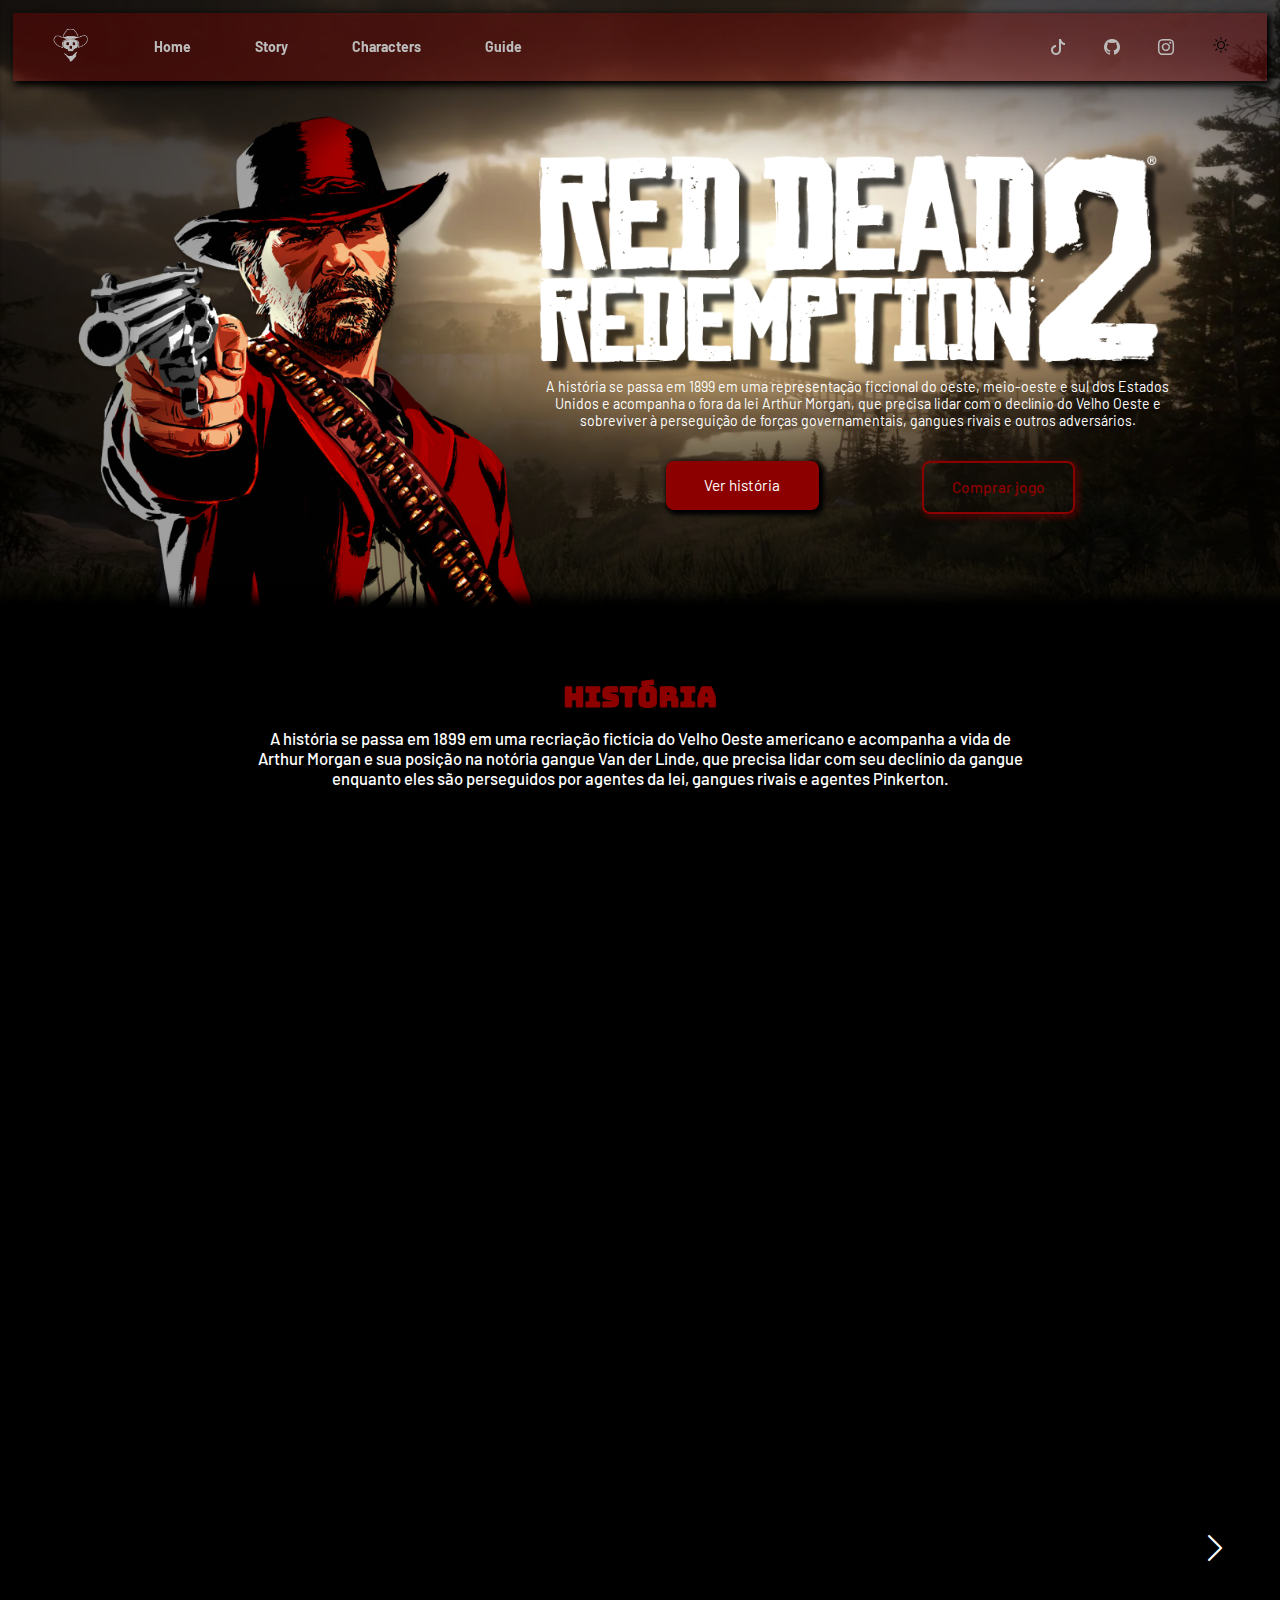
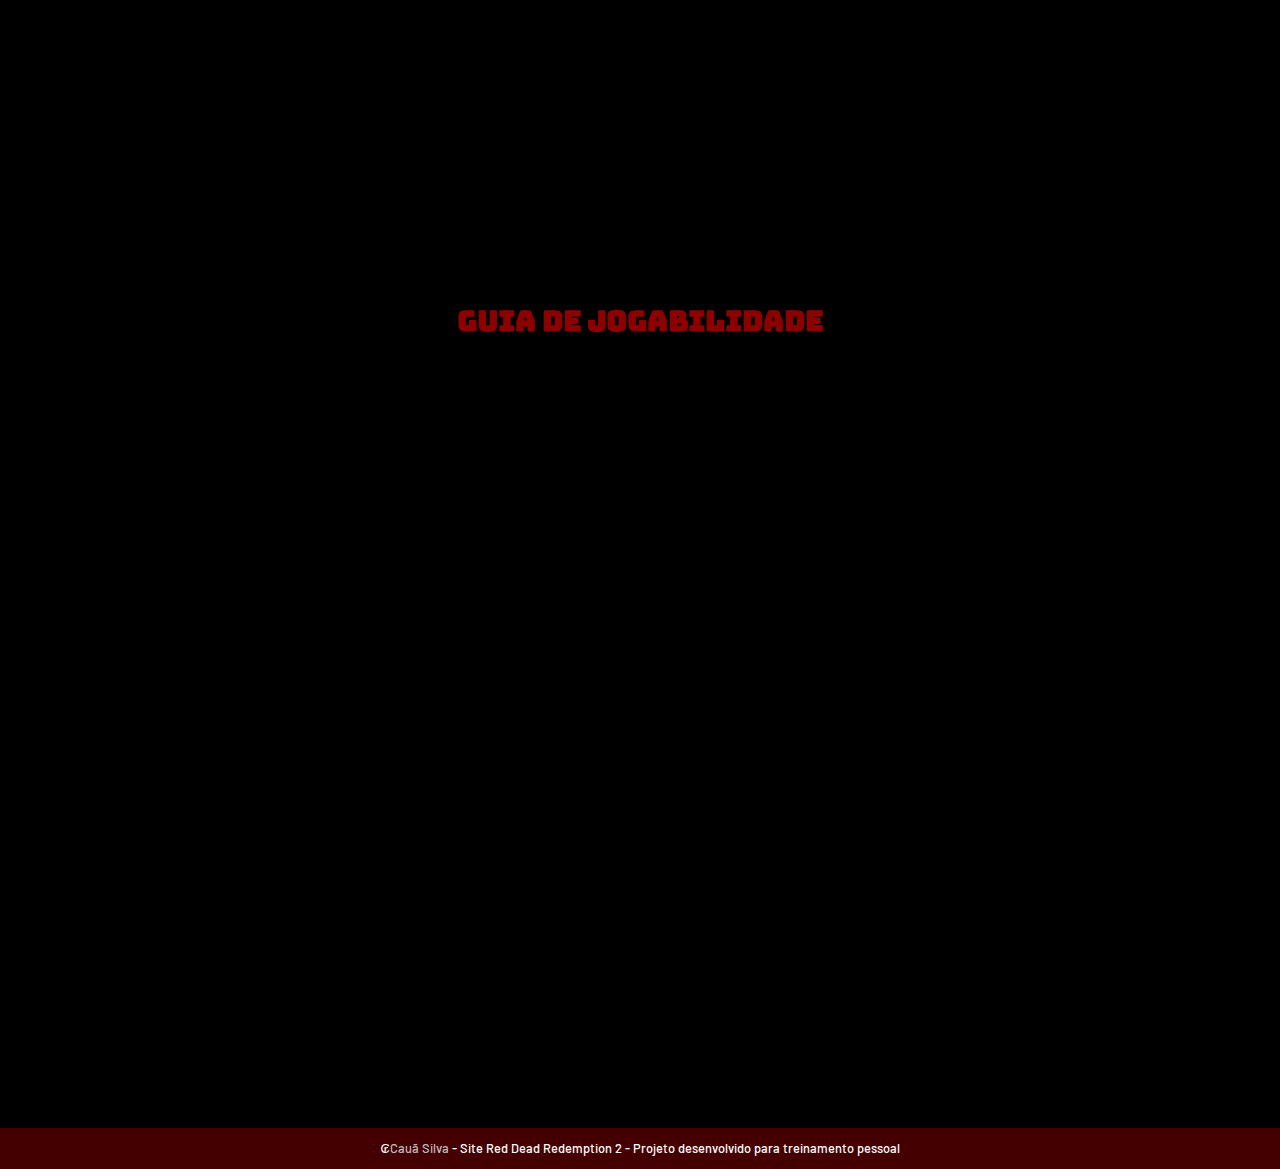
<file: index.html>
<!DOCTYPE html>
<html lang="pt-br">
<head>
    <title>Red Dead Redemption</title>
    <meta charset="UTF-8">
    <meta name="viewport" content="width=device-width, initial-scale=1.0">

    <link rel="shortcut icon" href="img/logo.png">
    <link rel="stylesheet" href="https://unpkg.com/aos@2.3.1/dist/aos.css"> <!-- biblioteca de animação com scroll style -->
    <link rel="stylesheet" href="https://cdn.jsdelivr.net/npm/bootstrap-icons@1.11.3/font/bootstrap-icons.min.css">
    <link rel="stylesheet" href="css/style.css">
    <link rel="stylesheet" href="css/stylemobile.css">
</head>
<body>
    <header class="header">
        <nav class="header-nav">
            <a href="#home">
                <img src="img/logodark.png" id="header-logo"/>
            </a>

            <ul>
                <li><a class="header-link" href="#home">Home</a></li>
                <li><a class="header-link" href="#story">Story</a></li>
                <li><a class="header-link" href="#personagens">Characters</a></li>
                <li><a class="header-link" href="#guia">Guide</a></li>
            </ul>
        </nav>

        <i id="navbar-mobile" class="bi bi-list"></i>

        <div class="header-icons">
            <a class="header-link" href="https://www.tiktok.com/@causantos_svm" target="_blank"><i class="bi bi-tiktok"></i></a>
            <a class="header-link" href="https://github.com/CauaSilva28" target="_blank"><i class="bi bi-github"></i></a>
            <a class="header-link" href="https://www.instagram.com/c4ua_svm/" target="_blank"><i class="bi bi-instagram"></i></a>
            <i id="toggletheme" class="bi bi-sun"></i>
        </div>
    </header>

    <nav id="nav-mobile">
        <i id="navbar-mobile2" class="bi bi-dash-lg"></i>

        <a href="#home"><div class="nav-mobile-items">
            <i class="icon-mobile bi bi-house-fill"></i>
            <span class="nav-mobile-text">Home</span>
        </div></a>
        <a href="#story"><div class="nav-mobile-items">
            <i class="icon-mobile bi bi-file-text-fill"></i>
            <span class="nav-mobile-text">Story</span>
        </div></a>
        <a href="#personagens"><div class="nav-mobile-items">
            <i class="icon-mobile bi bi-person-fill"></i>
            <span class="nav-mobile-text">Characters</span>
        </div></a>
        <a href="#guia"><div class="nav-mobile-items">
            <i class="icon-mobile bi bi-book-fill"></i>
            <span class="nav-mobile-text">Guide</span>
        </div></a>

        <i id="toggletheme-mobile" class="bi bi-sun"></i>

        <div class="nav-mobile-redes">
            <a class="nav-mobile-link" href="https://www.tiktok.com/@causantos_svm" target="_blank"><i class="bi bi-tiktok"></i></a>
            <a class="nav-mobile-link" href="https://github.com/CauaSilva28" target="_blank"><i class="bi bi-github"></i></a>
            <a class="nav-mobile-link" href="https://www.instagram.com/c4ua_svm/" target="_blank"><i class="bi bi-instagram"></i></a>
        </div>
    </nav>

    <section id="home" data-aos="fade-zoom-in" data-aos-duration="2000">
        <img src="img/personagemhomeimg.png" class="home-img"/>

        <div class="home-start">
            <img src="img/imagemlogo.png" class="home-logoimg"/>
            <span class="home-text">A história se passa em 1899 em uma representação ficcional do oeste, meio-oeste e sul dos Estados Unidos e acompanha o fora da lei Arthur Morgan, que precisa lidar com o declínio do Velho Oeste e sobreviver à perseguição de forças governamentais, gangues rivais e outros adversários.</span>
        </div>

        <div class="home-buttons">
            <a href="#story"><button class="home-button1">Ver história</button></a>
            <a href="https://store.steampowered.com/app/1174180/Red_Dead_Redemption_2/" target="_blank"><button class="home-button2">Comprar jogo</button></a>
        </div>
    </section>
    <hr class="lines-transitionT">
    <section id="story">
        <h1>História</h1>

        <div class="story-text">
            <span>A história se passa em 1899 em uma recriação fictícia do Velho Oeste americano e acompanha a vida de Arthur Morgan e sua posição na notória gangue Van der Linde, que precisa lidar com seu declínio da gangue enquanto eles são perseguidos por agentes da lei, gangues rivais e agentes Pinkerton.</span>
        </div>

        <div class="story-nav" data-aos="fade-up" data-aos-duration="1500">
            <a href="histInicio.html"><div class="story-elements" id="story-imagenav">
                <span class="imgtext">Início</span>
            </div></a>
            <a href=""><div class="story-elements" id="story-imagenav2">
                <span class="imgtext">Desenvolvimento</span>
            </div></a>
            <a href=""><div class="story-elements" id="story-imagenav3">
                <span class="imgtext">Fim</span>
            </div></a>
        </div>

        <div class="story-botoespassar">
            <button class="story-btn active"></button>
            <button class="story-btn"></button>
            <button class="story-btn"></button>
        </div>
    </section>
    <hr class="lines-transitionB">
    <section id="personagens">
        <i id="perso-setaL" class="bi bi-chevron-left"></i>
        <div class="perso-items" data-aos="fade-zoom-in" data-aos-duration="1500">
            <h1>Personagens</h1>
            <div class="perso-imgtext">
                <img id="perso-img" src="img/personagens/perso0.png">
                <div class="perso-descricao">
                    <h2 id="perso-title">Arthur Morgan</h2>
                    <p id="perso-text">Arthur Morgan é o protagonista de Red Dead Redemption 2 e um dos membros mais leais da gangue Van der Linde. Criado por Dutch e Hosea desde jovem, ele é um fora-da-lei habilidoso e um homem de princípios, embora frequentemente envolvido em violência e crimes. Apesar de sua fachada dura, Arthur demonstra empatia e reflexão ao longo da história, especialmente após descobrir estar com tuberculose, o que o força a confrontar sua mortalidade.</p>
                </div>
            </div>
        </div>
        <i id="perso-setaR" class="bi bi-chevron-right"></i>
    </section>
    <hr class="lines-transitionT">
    <section id="guia">
        <h1>guia de jogabilidade</h1>
        <div class="guia-items" data-aos="fade-right" data-aos-duration="1500">
            <div class="guia-elements" style="background-image:url(img/imgguia1.png);">
                <span class="imgtext">Cavalos</span>
            </div>
            <div class="guia-elements" style="background-image:url(img/imgguia2.png);">
                <span class="imgtext">Tesouros</span>
            </div>
            <div class="guia-elements" style="background-image:url(img/imgguia3.png);">
                <span class="imgtext">Combate</span>
            </div>
            <div class="guia-elements" style="background-image:url(img/imgguia4.png);">
                <span class="imgtext">Caça</span>
            </div>
            <div class="guia-elements" style="background-image:url(img/imgguia5.png);">
                <span class="imgtext">NPC'S</span>
            </div>
            <div class="guia-elements" style="background-image:url(img/imgguia6.png);">
                <span class="imgtext">Itens</span>
            </div>
        </div>
    </section>

    <footer>₢<a href="https://github.com/CauaSilva28" target="_blank">Cauã Silva</a> - Site Red Dead Redemption 2 - Projeto desenvolvido para treinamento pessoal</footer>

    <script src="https://unpkg.com/aos@2.3.1/dist/aos.js"></script> <!-- biblioteca de animação com scroll script -->
    <script src="js/script.js"></script>
    <script src="js/index.js"></script>
</body>
</html>
</file>
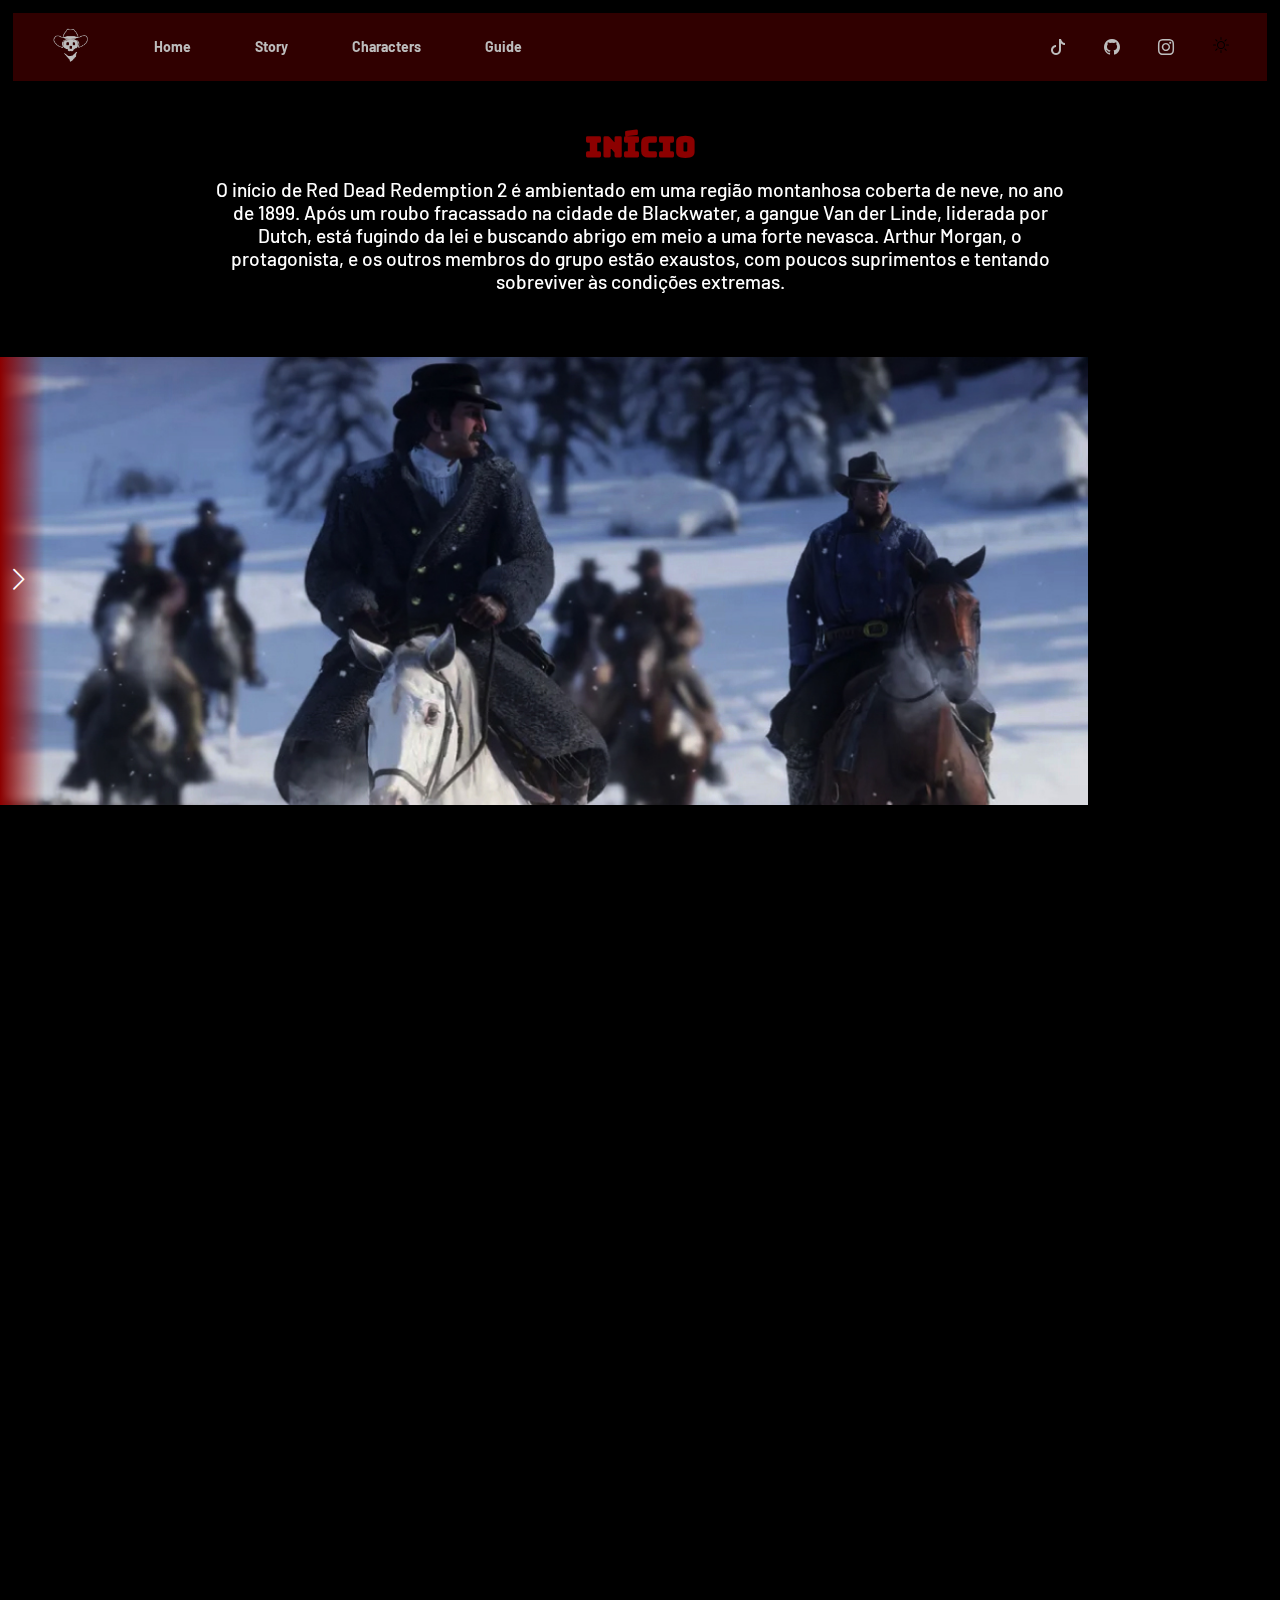
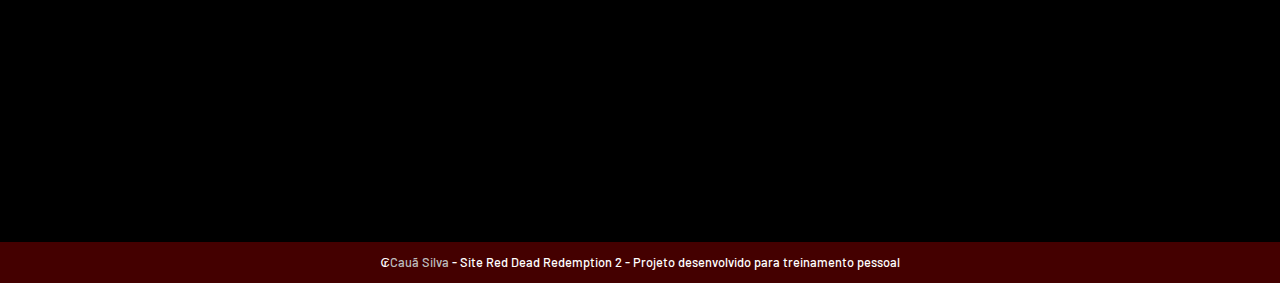
<file: histInicio.html>
<!DOCTYPE html>
<html lang="pt-br">
<head>
    <title>Red Dead Redemption</title>
    <meta charset="UTF-8">
    <meta name="viewport" content="width=device-width, initial-scale=1.0">

    <link rel="shortcut icon" href="img/logo.png">
    <link rel="stylesheet" href="https://unpkg.com/aos@2.3.1/dist/aos.css"> <!-- biblioteca de animação com scroll style -->
    <link rel="stylesheet" href="https://cdn.jsdelivr.net/npm/bootstrap-icons@1.11.3/font/bootstrap-icons.min.css">
    <link rel="stylesheet" href="css/style.css">
    <link rel="stylesheet" href="css/stylemobile.css">
    <link rel="stylesheet" href="css/histInicio.css">
</head>
<body>
    <header class="header">
        <nav class="header-nav">
            <a href="#home">
                <img src="img/logodark.png" id="header-logo"/>
            </a>

            <ul>
                <li><a class="header-link" href="index.html#home">Home</a></li>
                <li><a class="header-link" href="index.html#story">Story</a></li>
                <li><a class="header-link" href="index.html#personagens">Characters</a></li>
                <li><a class="header-link" href="index.html#guia">Guide</a></li>
            </ul>
        </nav>

        <i id="navbar-mobile" class="bi bi-list"></i>

        <div class="header-icons">
            <a class="header-link" href="https://www.tiktok.com/@causantos_svm" target="_blank"><i class="bi bi-tiktok"></i></a>
            <a class="header-link" href="https://github.com/CauaSilva28" target="_blank"><i class="bi bi-github"></i></a>
            <a class="header-link" href="https://www.instagram.com/c4ua_svm/" target="_blank"><i class="bi bi-instagram"></i></a>
            <i id="toggletheme" class="bi bi-sun"></i>
        </div>
    </header>

    <nav id="nav-mobile">
        <i id="navbar-mobile2" class="bi bi-dash-lg"></i>

        <a href="index.html#home"><div class="nav-mobile-items">
            <i class="icon-mobile bi bi-house-fill"></i>
            <span class="nav-mobile-text">Home</span>
        </div></a>
        <a href="index.html#story"><div class="nav-mobile-items">
            <i class="icon-mobile bi bi-file-text-fill"></i>
            <span class="nav-mobile-text">Story</span>
        </div></a>
        <a href="index.html#personagens"><div class="nav-mobile-items">
            <i class="icon-mobile bi bi-person-fill"></i>
            <span class="nav-mobile-text">Characters</span>
        </div></a>
        <a href="index.html#guia"><div class="nav-mobile-items">
            <i class="icon-mobile bi bi-book-fill"></i>
            <span class="nav-mobile-text">Guide</span>
        </div></a>

        <i id="toggletheme-mobile" class="bi bi-sun"></i>

        <div class="nav-mobile-redes">
            <a class="nav-mobile-link" href="https://www.tiktok.com/@causantos_svm" target="_blank"><i class="bi bi-tiktok"></i></a>
            <a class="nav-mobile-link" href="https://github.com/CauaSilva28" target="_blank"><i class="bi bi-github"></i></a>
            <a class="nav-mobile-link" href="https://www.instagram.com/c4ua_svm/" target="_blank"><i class="bi bi-instagram"></i></a>
        </div>
    </nav>

    <section id="inicioHist" data-aos="fade-zoom-in" data-aos-duration="1500">
        <h1>Início</h1>
        <p class="inicioHist-text">O início de Red Dead Redemption 2 é ambientado em uma região montanhosa coberta de neve, no ano de 1899. Após um roubo fracassado na cidade de Blackwater, a gangue Van der Linde, liderada por Dutch, está fugindo da lei e buscando abrigo em meio a uma forte nevasca. Arthur Morgan, o protagonista, e os outros membros do grupo estão exaustos, com poucos suprimentos e tentando sobreviver às condições extremas.</p>
    </section>

    <section id="cardsInicioHist">
        <div class="cardR">
            <div class="card1" data-aos="fade-right" data-aos-duration="1000">
                <div class="card-aberto fechado">
                    <div class="card-conjunto">
                        <h2 class="card-titulo">Refúgio nas Montanhas</h2>
                        <p class="card-text">Após um assalto malsucedido em Blackwater, a gangue Van der Linde se refugia em uma região montanhosa coberta de neve, enfrentando uma nevasca impiedosa. Com poucos recursos e cercados pelo frio extremo, o grupo precisa encontrar abrigo e se reorganizar. Arthur Morgan, Hosea e Dutch lideram esforços para manter todos seguros, enquanto novos desafios surgem, testando a resiliência e os laços entre os membros da gangue.</p>
                    </div>
                    <i class="bi bi-chevron-left inicioHist-seta fecharCard"></i>
                </div>

                <div class="card-fechado-container card-fechadoL aberto">
                    <div class="card-fechado abrirCard">
                        <i class="bi bi-chevron-right inicioHist-seta"></i>
                    </div>
                </div>
            </div>
        </div>

        <div class="cardL">
            <div class="card2" data-aos="zoom-in-left" data-aos-duration="1000">
                <div class="card-aberto fechado">
                    <i class="bi bi-chevron-right inicioHist-seta fecharCard"></i>
                    <div class="card-conjunto">
                        <h2 class="card-titulo">Sobrevivência e Alianças</h2>
                        <p class="card-text">Em meio às condições severas, a sobrevivência se torna prioridade. Arthur sai em busca de alimentos, encontra caçadores hostis e enfrenta ameaças como lobos e o ambiente implacável. Nesse momento, o jogador é introduzido às mecânicas de caça, combate e interação com os companheiros da gangue. Também é possível perceber as diferentes personalidades e conflitos que moldam o grupo, construindo as relações que guiarão a história.</p>
                    </div>
                </div>

                <div class="card-fechado-container card-fechadoR aberto">
                    <div class="card-fechado abrirCard">
                        <i class="bi bi-chevron-left inicioHist-seta"></i>
                    </div>
                 </div>
            </div>
        </div>

        <div class="cardR">
            <div class="card3" data-aos="fade-right" data-aos-duration="1000">
                <div class="card-aberto fechado">
                    <div class="card-conjunto">
                        <h2 class="card-titulo">O Resgate de John Marston</h2>
                        <p class="card-text">A situação da gangue se agrava quando John Marston, gravemente ferido e desaparecido, precisa ser resgatado. Arthur e Javier Esquela saem em uma missão perigosa para encontrá-lo nas montanhas, enfrentando uma tempestade de neve e um ataque de lobos. Esse momento reforça a importância do trabalho em equipe e aprofunda a conexão com John, um personagem-chave da história. O resgate marca o início da jornada da gangue em busca de um futuro melhor, apesar das dificuldades.</p>
                    </div>
                    <i class="bi bi-chevron-left inicioHist-seta fecharCard"></i>
                </div>

                <div class="card-fechado-container card-fechadoL aberto">
                    <div class="card-fechado abrirCard">
                        <i class="bi bi-chevron-right inicioHist-seta"></i>
                    </div>
                </div>
            </div>
        </div>
    </section>

    <footer>₢<a href="https://github.com/CauaSilva28" target="_blank">Cauã Silva</a> - Site Red Dead Redemption 2 - Projeto desenvolvido para treinamento pessoal</footer>

    <script src="https://unpkg.com/aos@2.3.1/dist/aos.js"></script> <!-- biblioteca de animação com scroll script -->
    <script src="js/script.js"></script>
    <script src="js/historia.js"></script>
</body>
</html>
</file>
<file: css/style.css>
@import url('https://fonts.googleapis.com/css2?family=Barlow:ital,wght@0,100;0,200;0,300;0,400;0,500;0,600;0,700;0,800;0,900;1,100;1,200;1,300;1,400;1,500;1,600;1,700;1,800;1,900&display=swap');

@import url('https://fonts.googleapis.com/css2?family=Bungee&display=swap');

@import url('https://fonts.googleapis.com/css2?family=Black+Han+Sans&display=swap');

:root, :root[data-theme='dark']{
    --primary-bg-color: #000;
    --secundary-bg-color: #8c000057;

    --mobile-bg-color: #8c0000;
    --secundary-mobile-bg-color: #000;

    --default-color:#8C0000;
    --secundary-default-color:#440000;

    --toggle-color:#000;

    --text-color: #fff;
    --link-color: #BDBDBD;
    --title-color: #8C0000;
}

:root[data-theme='light']{
    --primary-bg-color: #a30808;
    --secundary-bg-color: #00000086;

    --mobile-bg-color: #000;
    --secundary-mobile-bg-color: #8c0000;

    --default-color:#8C0000;
    --secundary-default-color:#490000;

    --toggle-color:#fff;

    --text-color: #000;
    --link-color: #BDBDBD;
    --title-color: #fff;
}

::-webkit-scrollbar{
    width:10px;
}

::-webkit-scrollbar-track {
    background: #000000;
}

::-webkit-scrollbar-thumb {
    background: #640000;
    border-radius:2rem;
}

::-webkit-scrollbar-thumb:hover {
    background: #360000;
}

*{
    margin:0;
    padding:0;
}

body{
    background-color:var(--primary-bg-color);
}

a{
    text-decoration: none;
    cursor:pointer;
    color:var(--link-color);
}

h1{
    font-family:"bungee", arial black, sans-serif;
    font-size:2.2vw;
    color:var(--title-color);
    text-align:center;
}

.header{
    background-color: var(--secundary-bg-color);
    display:flex;
    justify-content:space-between;
    align-items:center;
    padding:1vw 3vw 1vw 3vw;
    margin:1vw;
    position:fixed;
    width:92%;
    box-shadow:0.2vw 0.2vw 7px 2px #000;
    z-index:10;
}

.header-link{
    color:var(--link-color);
    text-transform: capitalize;
    font-family:"barlow", sans-serif;
    font-weight:700;
    font-size:1.1vw;
    cursor:pointer;
    transition:ease-in-out 0.5s;
}

.header-icons .header-link{
    font-size:1.25vw;
}

.header-link:hover{
    color:var(--default-color);
}

#header-logo{
    width:3vw;
    height:3vw;
}

.header-icons{
    display:flex;
    gap:3vw;
}

.header-nav{
    display:flex;
    align-items:center;
    gap:5vw;
}

.header-nav ul li{
    list-style:none;
}

.header-nav ul{
    display:flex;
    gap:5vw;
}

#toggletheme{
    color:var(--toggle-color);
    font-weight:800;
    font-size:1.25vw;
    cursor:pointer;
    transition:ease-in-out 0.5s;
}

#toggletheme:hover{
    color:#dde0a9;
}

/*-------------FIM HEADER --------------*/

#home{
    position:relative;
    background-image:url(../img/fundohome.jpg);
    background-size:cover;
    /* background-attachment: fixed; */
    background-position: center;
    width:100%;
    height:48vw;
}

.home-img{
    width:38vw;
    position:absolute;
    left:5vw;
    bottom:0;
    z-index:1;
}

.home-logoimg{
    animation:scale 7s ease-in-out infinite;
    width:50vw;
}

@keyframes scale{
    0%{
        scale:1;
    }

    50%{
        scale:1.05;
    }

    100%{
        scale:1;
    }
}

.home-start{
    position:absolute;
    top:12vw;
    left:42vw;
    text-align:center;
    flex-direction: column;
    display:flex;
    align-items:center;
}

.home-text{
    color:#fff;
    font-size:1.1vw;
    font-family:"barlow", sans-serif;
    width:50vw;
}

.home-buttons{
    display:flex;
    position:absolute;
    top:36vw;
    left:52vw;
    gap:8vw;
}

.home-button1{
    font-size:1.2vw;
    font-family:"barlow", sans-serif;
    padding:1.2vw;
    border-radius:0.5rem;
    background-color: var(--default-color);
    border:none;
    color:#fff;
    width:12vw;
    box-shadow:0.2vw 0.2vw 5px 2px #000;
    cursor:pointer;
    transition:ease-in-out 0.5s;
}

.home-button1:hover{
    background-color:var(--secundary-default-color);
}

.home-button2{
    font-size:1.2vw;
    font-family:"barlow", sans-serif;
    font-weight:500;
    padding:1.2vw;
    border-radius:0.5rem;
    background-color:transparent;
    border:2px solid var(--default-color);
    color:var(--default-color);
    width:12vw;
    box-shadow:0.2vw 0.2vw 5px 2px var(--secundary-bg-color);
    cursor:pointer;
    transition:ease-in-out 0.5s;
}

.home-button2:hover{
    border:2px solid var(--secundary-default-color);
    color:var(--secundary-default-color);
}
/* --------- FIM HOME -------------*/

.lines-transitionT{
    position:relative;
    background-color:var(--primary-bg-color);
    height:1vw;
    border:none;
    box-shadow:0px -0.5vw 12px 10px var(--primary-bg-color);
    z-index:5;
}

.lines-transitionB{
    position:relative;
    background-color:var(--primary-bg-color);
    height:1vw;
    border:none;
    box-shadow:0px 0.5vw 12px 10px var(--primary-bg-color);
    z-index:5;
}

/*--------------- LINHA DE TRANSICAO -------------------*/
#story{
    margin-top: 4vw;
    margin-bottom: 5vw;
}

.story-text{
    color:var(--text-color);
    font-family:"barlow", sans-serif;
    font-size:1.3vw;
    font-weight: 500;
    text-align:center;
    margin:1vw 20vw 0vw 20vw;
}

.story-nav{
    display:flex;
    justify-content:space-around;
    margin-top:3vw;
}

#story-imagenav{
    width:20vw;
    height:28vw;
    background-image:url(../img/storyimginicio.png);
    background-size:cover;
    background-repeat:no-repeat;
    border-radius:1rem;
    box-shadow:0.5vw 0.5vw 8px 2px var(--secundary-bg-color);
    display:flex;
    align-items:flex-end;
    transition:ease-in-out 0.5s;
}

#story-imagenav2{
    width:20vw;
    height:28vw;
    background-image:url(../img/storyimgdev.png);
    background-size:cover;
    background-repeat:no-repeat;
    border-radius:1rem;
    box-shadow:0.5vw 0.5vw 8px 2px var(--secundary-bg-color);
    display:flex;
    align-items:flex-end;
    transition:ease-in-out 0.5s;
}

#story-imagenav3{
    width:20vw;
    height:28vw;
    background-image:url(../img/storyimgfim.png);
    background-size:cover;
    background-repeat:no-repeat;
    border-radius:1rem;
    box-shadow:0.5vw 0.5vw 8px 2px var(--secundary-bg-color);
    display:flex;
    align-items:flex-end;
    transition:ease-in-out 0.5s;
}

.imgtext{
    color:#fff;
    font-family:"barlow", arial, sans-serif;
    font-weight:800;
    font-size:1.4vw;
    display:flex;
    margin-left:auto;
    margin-right:auto;
    margin-bottom:1vw;
    transition:ease-in-out 0.5s;
}

#story-imagenav:hover .imgtext, #story-imagenav:hover,
#story-imagenav2:hover .imgtext, #story-imagenav2:hover,
#story-imagenav3:hover .imgtext, #story-imagenav3:hover{
    scale:1.05;
    opacity:70%;
    color:var(--default-color);
}

.story-botoespassar{
    display:none;
    align-items:center;
    justify-content: center;
    margin-top:9vw;
    gap:8vw;
}

.story-btn{
    width:3.5vw;
    height:3.5vw;
    border:none;
    border-radius:5rem;
    cursor:pointer;
}
.story-btn.active{
    background-color:var(--default-color);
    scale:1.3;
}
/* --------- FIM HISTÓRIA -------------*/

/* ------------- NAV MOBILE -------------- */
#nav-mobile{
    background-color:var(--mobile-bg-color);
    display:none;
    flex-direction: column;
    align-items: center;
    position:fixed;
    right:0;
    padding:3vw;
    border-radius:6px;
    z-index:10;
}

.nav-mobile-items{
    display:flex;
    flex-direction: column;
    align-items: center;
    margin-top:3vw;
    margin-bottom:3vw;
}

.nav-mobile-text, .icon-mobile{
    color:var(--link-color);
    cursor:pointer;
    transition: ease-in-out 0.5s;
}

.nav-mobile-items:hover .nav-mobile-text,
.nav-mobile-items:hover .icon-mobile,
.nav-mobile-text:hover,
.icon-mobile:hover{
    color:var(--secundary-mobile-bg-color);
}

.nav-mobile-text{
    font-family:"barlow", sans-serif;
    font-weight: 600;
    font-size:2.25vw;
}

.icon-mobile{
    font-size:4vw;
    margin-top:3vw;
}

.nav-mobile-redes{
    display:flex;
    gap:3vw;
    margin-top:5vw;
}

.nav-mobile-link{
    color:#868686;
    transition: ease-in-out 0.5s;
}

.nav-mobile-link:hover{
    color:#420000;
}

#toggletheme-mobile{
    color:var(--toggle-color);
    margin-top:4vw;
    font-size:4vw;
    cursor:pointer;
    transition:ease-in-out 0.5s;
}

#toggletheme-mobile:hover{
    color:#dde0a9;
}

#navbar-mobile{
    display:none;
}
/* ------------- FIM NAV MOBILE -------------- */
/* ------------- PERSONAGENS -------------- */
#personagens{
    width:100%;
    height:45vw;
    background-image:url(../img/fundoperso.png);
    background-size:cover;
    background-repeat: no-repeat;
    background-position: center;
    background-attachment: fixed;
    display:flex;
    align-items:center;
    justify-content: space-around;
}
#personagens i{
    font-size:2.5vw;
    color:#fff;
    transition: ease-in-out 0.2s;
    cursor:pointer;
}
#personagens i:hover{
    color:var(--default-color);
}

#perso-setaL{
    opacity: 0;
}

.perso-items{
    margin-top:2vw;
}
#perso-img{
    height:35vw;
    margin-top:3vw;
}
#perso-title{
    font-size:3.5vw;
    color:#fff;
    text-shadow: 2px 3px var(--default-color);
    font-family:"black han sans", arial black, sans-serif;
    text-align:center;
}
#perso-text{
    color:#fff;
    font-family:"barlow", sans-serif;
    font-size:1.5vw;
    text-align:center;
}
.perso-descricao{
    display:flex;
    flex-direction: column;
    width:40vw;
    gap:1.5vw;
}
.perso-imgtext{
    display:flex;
    align-items:center;
    gap:2vw;
}
/* ------------- FIM PERSONAGENS -------------- */
/* ------------- GUIA -------------- */
#guia{
    margin-top:4vw;
    display:flex;
    flex-direction: column;
    gap:3vw;
}

.guia-items{
    display:flex;
    align-items:center;
    justify-content:space-evenly;
    flex-wrap: wrap;
    column-gap:10vw;
    row-gap: 3vw;
}
.guia-elements{
    width:18vw;
    height:25vw;
    background-repeat: no-repeat;
    background-size:cover;
    background-position: center;
    border:2px inset var(--title-color);
    border-radius:0.5rem;
    display:flex;
    flex-direction: column;
    justify-content:flex-end;
    cursor:pointer;
    transition:ease-in-out 0.5s;
}
.guia-elements:hover .imgtext, .guia-elements:hover{
    scale:1.05;
    opacity:70%;
    color:var(--default-color);
}
/* ------------- FIM GUIA -------------- */
footer{
    background-color:var(--secundary-default-color);
    margin-top:5vw;
    font-family:"barlow", sans-serif;
    font-weight: 500;
    font-size:1vw;
    text-align:center;
    padding:1vw 0vw;
    color:#fff;
}

footer a:hover{
    color:var(--default-color);
}
</file>
<file: css/stylemobile.css>
@media(max-width: 900px){
    /* ------------- HEADER MOBILE -------------- */
    .header{
        background-color: var(--secundary-bg-color);
        display:flex;
        justify-content:space-between;
        align-items:center;
        padding:1vw 3vw 1vw 3vw;
        margin:1vw;
        position:fixed;
        width:92%;
        box-shadow:0.2vw 0.2vw 7px 2px #000;
        z-index:10;
    }

    #header-logo{
        width:8vw;
        height:8vw;
    }

    #navbar-mobile, #navbar-mobile2{
        display:flex;
        cursor:pointer;
        color:var(--link-color);
        font-size:5vw;
        transition:ease-in-out 0.5s;
    }
    #navbar-mobile2:hover{
        color:var(--secundary-mobile-bg-color);
    }
    #navbar-mobile:hover{
        color:var(--default-color);
    }

    .header-nav ul{
        display:none;
    }

    .header-icons{
        display:none;
    }

    #nav-mobile{
        display:none;
    }
    /* ------------- FIM HEADER MOBILE -------------- */

    /* ------------- HOME MOBILE -------------- */
    #home{
        width:100%;
        height:75vw;
    }

    .home-img{
        width:48vw;
        left:2vw;
    }
    
    .home-logoimg{
        width:55vw;
    }
    
    .home-start{
        top:22vw;
        left:40vw;
    }
    
    .home-text{
        font-size:2.2vw;
        width:55vw;
    }
    
    .home-buttons{
        top:61vw;
        left:50vw;
    }
    
    .home-button1{
        font-size:2.2vw;
        padding:1.5vw;
        width:17vw;
    }
    
    .home-button2{
        font-size:2.2vw;
        padding:1.5vw;
        width:18vw;
    }
    /* ------------- FIM HOME MOBILE -------------- */

    .lines-transitionT{
        height:0.3vw;
        box-shadow:0px -0.5vw 7px 6px var(--primary-bg-color);
    }

    .lines-transitionB{
        height:0.3vw;
        box-shadow:0px -0.5vw 7px 6px var(--primary-bg-color);
    }

    /* ------------- HISTÓRIA MOBILE -------------- */
    #story{
        margin-top:4vw;
        margin-bottom:10vw;
    }

    h1{
        font-size:5vw;
    }
    
    .story-text{
        font-size:3.2vw;
        margin:1vw 10vw 0vw 10vw;
    }
    
    .story-nav{
        flex-direction: column;
        align-items:center;
    }
    
    #story-imagenav{
        width:50vw;
        height:68vw;
        margin-top:5vw;
    }
    
    #story-imagenav2{
        display:none;
        width:50vw;
        height:68vw;
        margin-top:5vw;
    }
    
    #story-imagenav3{
        display:none;
        width:50vw;
        height:68vw;
        margin-top:5vw;
    }
    
    .imgtext{
        font-size:4vw;
        margin-bottom:5vw;
    }

    .story-botoespassar{
        display:flex;
    }
    /* ------------- FIM HISTÓRIA MOBILE -------------- */
    /* ------------- PERSONAGENS -------------- */
    #personagens{
        height:140vw;
    }
    #personagens i{
        font-size:7vw;
    }

    .perso-items{
        margin-top:-3vw;
    }
    #perso-img{
        height:50vw;
        margin-top:1vw;
        border-radius:10rem;
        background-color:var(--default-color);
    }
    #perso-title{
        font-size:6vw;
    }
    #perso-text{
        font-size:3.5vw;
    }
    .perso-descricao{
        width:95%;
        gap:1vw;
    }
    .perso-imgtext{
        gap:4vw;
        flex-direction: column;
        margin-top:4vw;
    }
    /* ------------- FIM PERSONAGENS -------------- */
    /* ------------- GUIA -------------- */
    #guia{
        margin-top:5vw;
    }

    .guia-elements{
        width:40vw;
        height:55vw;
    }
    .guia-items{
        gap:5vw;
        margin-bottom:5vw;
    }
    /* ------------- FIM GUIA -------------- */
    footer{
        font-size:3vw;
        padding:4vw 0vw;
    }
}
</file>
<file: css/histInicio.css>
#inicioHist{
    padding-top:10vw;
    display:flex;
    flex-direction: column;
    gap:1vw;
}

.inicioHist-text{
    font-size:1.5vw;
    color:var(--text-color);
    font-family:"barlow", sans-serif;
    padding:0vw 16vw;
    text-align:center;
    font-weight:500;
}

#cardsInicioHist{
    margin-top:5vw;
    display:flex;
    flex-direction: column;
    gap:3vw;
}

.card1{
    height:35vw;
    width:85%;
    background-image: url(../img/historia/inicio1.jpg);
    background-repeat: no-repeat;
    background-size:cover;
}

.card2{
    height:35vw;
    width:85%;
    background-image: url(../img/historia/inicio2.jpg);
    background-repeat: no-repeat;
    background-size:cover;
}

.card3{
    height:35vw;
    width:85%;
    background-image: url(../img/historia/inicio3.jpg);
    background-repeat: no-repeat;
    background-size:cover;
}

.cardR{
    display:flex;
    flex-direction: row;
}

.cardL{
    display:flex;
    flex-direction: row-reverse;
}

.card-aberto{
    align-items: center;
    justify-content:space-between;
    height:100%;
}

.cardL .card-aberto{
    background-image: linear-gradient(-90deg,var(--mobile-bg-color) 10%, transparent);
    padding:0vw 3vw 0vw 1vw;
}

.cardR .card-aberto{
    background-image: linear-gradient(90deg,var(--mobile-bg-color) 10%, transparent);
    padding:0vw 1vw 0vw 3vw;
}

.card-conjunto{
    display:flex;
    gap:1vw;
    flex-direction: column;
    width:35vw;
}

.cardL .card-titulo{
    font-family:"bungee", arial black, sans-serif;
    font-size:1.9vw;
    color:#fff;
    text-align:right;
}

.cardR .card-titulo{
    font-family:"bungee", arial black, sans-serif;
    font-size:1.9vw;
    color:#fff;
    text-align:left;
}

.card-text{
    font-size:1.3vw;
    color:#fff;
    font-family:"barlow", sans-serif;
    text-align: justify;
    text-indent: 1vw;
}

.inicioHist-seta{
    color:#fff;
    font-size:2vw;
    cursor: pointer;
}

.card-fechado{
    display:flex;
    align-items:center;
    padding-left:0.5vw;
    width:3vw;
    height:100%;
    cursor: pointer;
}
.card-fechadoR{
    flex-direction: row-reverse;
    height:100%;
}
.card-fechadoL{
    flex-direction: row;
    height:100%;
}
.card-fechadoL .card-fechado{
    background-image: linear-gradient(90deg,var(--mobile-bg-color), transparent);
}
.card-fechadoR .card-fechado{
    background-image: linear-gradient(-90deg,var(--mobile-bg-color), transparent);
}

.aberto{
    display:flex;
}
.fechado{
    display:none;
}

@media(max-width: 900px){
    #inicioHist{
        padding-top:20vw;
        gap:3vw;
    }
    
    .inicioHist-text{
        font-size:3.5vw;
        padding:0vw 10vw;
    }
    
    #cardsInicioHist{
        margin-top:10vw;
        gap:5vw;
    }
    
    .card1{
        height:55vw;
        width:95%;
    }
    
    .card2{
        height:55vw;
        width:95%;
    }
    
    .card3{
        height:55vw;
        width:95%;
    }
    
    .cardL .card-aberto{
        background-image: linear-gradient(-90deg,var(--mobile-bg-color) 10%, transparent);
        padding:0vw 3vw 0vw 1vw;
    }
    
    .cardR .card-aberto{
        background-image: linear-gradient(90deg,var(--mobile-bg-color) 10%, transparent);
        padding:0vw 1vw 0vw 3vw;
    }
    
    .card-conjunto{
        display:flex;
        gap:1vw;
        flex-direction: column;
        width:60vw;
    }
    
    .cardL .card-titulo{
        font-size:3.5vw;
    }
    
    .cardR .card-titulo{
        font-size:3.5vw;
    }
    
    .card-text{
        font-size:2.5vw;
    }
    
    .inicioHist-seta{
        font-size:4vw;
    }
    
    .card-fechado{
        padding-left:1vw;
        width:6vw;
    }
}
</file>
